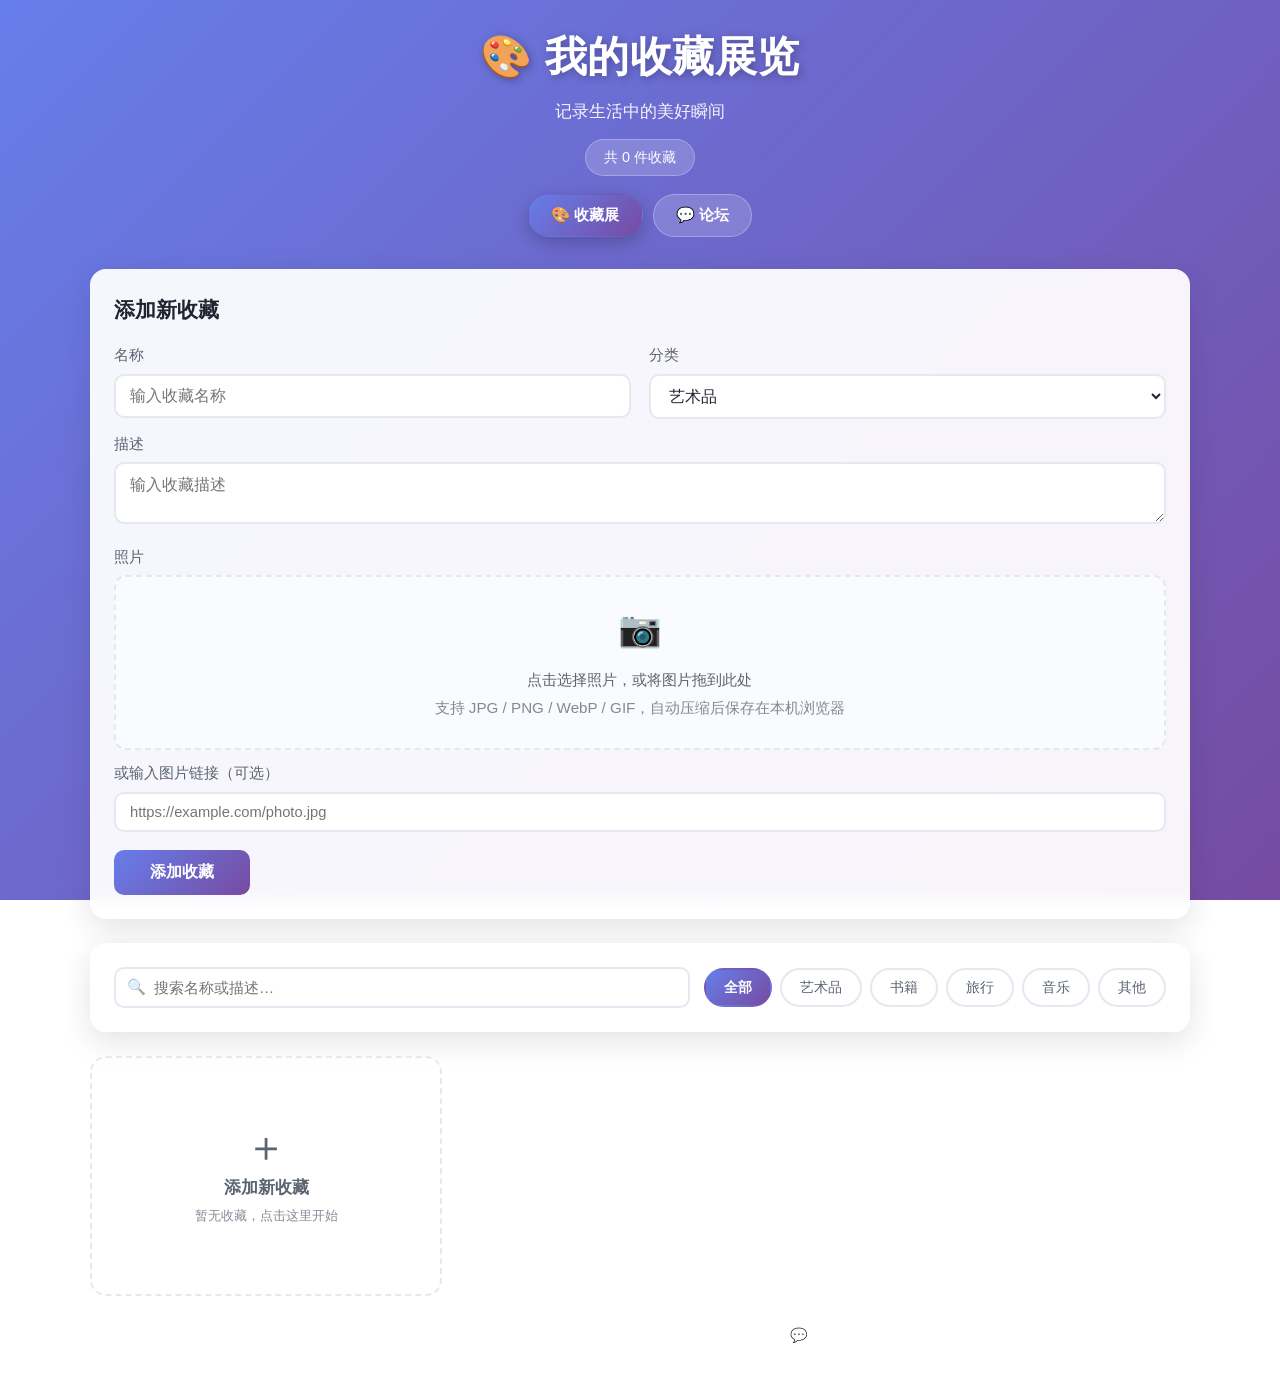
<file: index.html>
<!DOCTYPE html>
<html lang="zh-CN">
<head>
    <meta charset="UTF-8">
    <meta name="viewport" content="width=device-width, initial-scale=1.0">
    <meta name="description" content="我的收藏展览 - 记录生活中的美好瞬间">
    <meta name="theme-color" content="#667eea">
    <link rel="icon" href="data:image/svg+xml,<svg xmlns='http://www.w3.org/2000/svg' viewBox='0 0 100 100'><text y='.9em' font-size='90'>🎨</text></svg>">
    <title>我的收藏展览</title>
    <link rel="stylesheet" href="style.css">
</head>
<body>
    <header>
        <h1>🎨 我的收藏展览</h1>
        <p>记录生活中的美好瞬间</p>
        <div class="header-stats" id="statCount">共 0 件收藏</div>
        <nav class="site-nav" aria-label="主导航">
            <a href="index.html" class="nav-link active">🎨 收藏展</a>
            <a href="forum.html" class="nav-link">💬 论坛</a>
        </nav>
    </header>

    <main>
        <section class="panel add-section" aria-labelledby="formTitle">
            <div class="panel-head">
                <h2 id="formTitle">添加新收藏</h2>
                <button type="button" class="btn-cancel-edit" id="cancelEdit" hidden>取消编辑</button>
            </div>
            <form id="addForm">
                <div class="form-grid">
                    <div class="form-group">
                        <label for="name">名称</label>
                        <input type="text" id="name" placeholder="输入收藏名称" required maxlength="60">
                    </div>
                    <div class="form-group">
                        <label for="category">分类</label>
                        <select id="category">
                            <option value="art">艺术品</option>
                            <option value="book">书籍</option>
                            <option value="travel">旅行</option>
                            <option value="music">音乐</option>
                            <option value="other">其他</option>
                        </select>
                    </div>
                    <div class="form-group form-group-full">
                        <label for="description">描述</label>
                        <textarea id="description" placeholder="输入收藏描述" rows="2" maxlength="300"></textarea>
                    </div>

                    <div class="form-group form-group-full">
                        <label>照片</label>
                        <div class="upload-zone" id="uploadZone" role="button" tabindex="0" aria-label="上传照片">
                            <input type="file" id="imageFile" accept="image/*" hidden>
                            <div class="upload-placeholder" id="uploadPlaceholder">
                                <span class="upload-icon">📷</span>
                                <p>点击选择照片，或将图片拖到此处</p>
                                <p class="upload-hint">支持 JPG / PNG / WebP / GIF，自动压缩后保存在本机浏览器</p>
                            </div>
                            <img id="imagePreview" class="upload-preview" hidden alt="照片预览">
                            <button type="button" class="btn-remove-image" id="removeImage" hidden>✕ 移除照片</button>
                        </div>
                        <div class="url-fallback">
                            <label for="imageUrl" class="url-label">或输入图片链接（可选）</label>
                            <input type="url" id="imageUrl" placeholder="https://example.com/photo.jpg">
                        </div>
                    </div>
                </div>
                <button type="submit" id="submitBtn">添加收藏</button>
            </form>
        </section>

        <section class="panel filter-section" aria-label="筛选与搜索">
            <div class="filter-row">
                <div class="search-box">
                    <span class="search-icon" aria-hidden="true">🔍</span>
                    <input type="search" id="searchInput" placeholder="搜索名称或描述…" autocomplete="off">
                </div>
                <div class="filter-buttons" role="tablist" aria-label="分类筛选">
                    <button class="filter-btn active" data-category="all" role="tab" aria-selected="true">全部</button>
                    <button class="filter-btn" data-category="art" role="tab" aria-selected="false">艺术品</button>
                    <button class="filter-btn" data-category="book" role="tab" aria-selected="false">书籍</button>
                    <button class="filter-btn" data-category="travel" role="tab" aria-selected="false">旅行</button>
                    <button class="filter-btn" data-category="music" role="tab" aria-selected="false">音乐</button>
                    <button class="filter-btn" data-category="other" role="tab" aria-selected="false">其他</button>
                </div>
            </div>
        </section>

        <div class="collection-grid" id="collectionGrid" aria-live="polite"></div>
    </main>

    <footer>
        <p>© 2024 我的收藏展览 | 收藏数据保存在浏览器 localStorage · <a class="footer-link" href="forum.html">💬 前往论坛</a></p>
    </footer>

    <!-- Custom delete-confirm dialog (works even where window.confirm is blocked) -->
    <div class="modal-overlay" id="deleteModal" hidden>
        <div class="modal-dialog" role="dialog" aria-modal="true" aria-labelledby="deleteModalTitle">
            <div class="modal-icon">🗑️</div>
            <h3 id="deleteModalTitle">确定要删除这个收藏吗？</h3>
            <p class="modal-text">删除后无法恢复</p>
            <div class="modal-actions">
                <button type="button" class="btn-modal-cancel" id="modalCancel">取消</button>
                <button type="button" class="btn-modal-confirm" id="modalConfirm">删除</button>
            </div>
        </div>
    </div>

    <script src="script.js" defer></script>
</body>
</html>
</file>
<file: style.css>
:root {
    --primary: #667eea;
    --primary-dark: #5a67d8;
    --accent: #764ba2;
    --bg-start: #667eea;
    --bg-end: #764ba2;
    --text: #1f2430;
    --text-soft: #5b6472;
    --card-bg: rgba(255, 255, 255, 0.94);
    --border: #e4e8f0;
    --radius: 16px;
    --shadow: 0 10px 30px rgba(31, 36, 48, 0.12);
    --shadow-hover: 0 18px 44px rgba(31, 36, 48, 0.2);
    --danger: #ff6b6b;
    --danger-dark: #e05252;
}

* {
    margin: 0;
    padding: 0;
    box-sizing: border-box;
}

/* The hidden attribute must always win over author display rules
   (e.g. .collection-grid { display: grid }) so hiding really hides. */
[hidden] {
    display: none !important;
}

html {
    color-scheme: light;
}

body {
    font-family: "Segoe UI", "PingFang SC", "Microsoft YaHei", Tahoma, Geneva, Verdana, sans-serif;
    background: linear-gradient(135deg, var(--bg-start) 0%, var(--bg-end) 100%);
    background-attachment: fixed;
    min-height: 100vh;
    padding: 24px 16px 40px;
    color: var(--text);
    line-height: 1.6;
}

header {
    text-align: center;
    color: white;
    margin-bottom: 32px;
}

header h1 {
    font-size: clamp(1.8rem, 4vw, 2.6rem);
    margin-bottom: 8px;
    text-shadow: 2px 2px 8px rgba(0, 0, 0, 0.28);
    letter-spacing: 0.5px;
}

header p {
    font-size: 1.05rem;
    opacity: 0.92;
}

.header-stats {
    display: inline-block;
    margin-top: 14px;
    padding: 6px 18px;
    border-radius: 999px;
    background: rgba(255, 255, 255, 0.18);
    backdrop-filter: blur(6px);
    -webkit-backdrop-filter: blur(6px);
    font-size: 0.9rem;
    font-weight: 500;
    border: 1px solid rgba(255, 255, 255, 0.25);
}

main {
    max-width: 1100px;
    margin: 0 auto;
}

.panel {
    background: var(--card-bg);
    border-radius: var(--radius);
    padding: 24px;
    margin-bottom: 24px;
    box-shadow: var(--shadow);
    backdrop-filter: blur(8px);
    -webkit-backdrop-filter: blur(8px);
}

.panel-head {
    display: flex;
    align-items: center;
    justify-content: space-between;
    margin-bottom: 18px;
    gap: 12px;
}

.panel-head h2 {
    font-size: 1.3rem;
    color: var(--text);
}

.btn-cancel-edit {
    padding: 6px 14px;
    border: 1px solid var(--border);
    border-radius: 8px;
    background: #f5f7fb;
    color: var(--text-soft);
    font-size: 0.85rem;
    cursor: pointer;
    transition: all 0.2s;
}

.btn-cancel-edit:hover {
    background: #eaeef6;
    color: var(--text);
}

.form-grid {
    display: grid;
    grid-template-columns: 1fr 1fr;
    gap: 14px 18px;
}

.form-group-full {
    grid-column: 1 / -1;
}

.form-group label {
    display: block;
    margin-bottom: 6px;
    color: var(--text-soft);
    font-weight: 500;
    font-size: 0.92rem;
}

.form-group input,
.form-group textarea,
.form-group select {
    width: 100%;
    padding: 11px 14px;
    border: 2px solid var(--border);
    border-radius: 10px;
    font-size: 0.98rem;
    font-family: inherit;
    color: var(--text);
    background: #fff;
    transition: border-color 0.2s, box-shadow 0.2s;
}

.form-group input:focus,
.form-group textarea:focus,
.form-group select:focus {
    outline: none;
    border-color: var(--primary);
    box-shadow: 0 0 0 3px rgba(102, 126, 234, 0.18);
}

#addForm > button[type="submit"] {
    margin-top: 18px;
    background: linear-gradient(135deg, var(--primary) 0%, var(--accent) 100%);
    color: white;
    border: none;
    padding: 12px 36px;
    border-radius: 10px;
    font-size: 1rem;
    font-weight: 600;
    cursor: pointer;
    transition: transform 0.18s, box-shadow 0.18s, filter 0.18s;
}

#addForm > button[type="submit"]:hover {
    transform: translateY(-2px);
    box-shadow: 0 8px 24px rgba(102, 126, 234, 0.45);
    filter: brightness(1.05);
}

#addForm > button[type="submit"]:active {
    transform: translateY(0);
}

/* ---- Photo upload ---- */
.upload-zone {
    position: relative;
    border: 2px dashed var(--border);
    border-radius: 12px;
    background: #fafbfe;
    min-height: 150px;
    display: flex;
    align-items: center;
    justify-content: center;
    cursor: pointer;
    transition: border-color 0.2s, background 0.2s;
    overflow: hidden;
}

.upload-zone:hover,
.upload-zone:focus-visible {
    border-color: var(--primary);
    background: #f3f5fd;
}

.upload-zone.dragover {
    border-color: var(--primary);
    background: #edf0fd;
}

.upload-placeholder {
    text-align: center;
    color: var(--text-soft);
    padding: 24px;
    pointer-events: none;
}

.upload-icon {
    display: block;
    font-size: 2.2rem;
    margin-bottom: 10px;
}

.upload-placeholder p {
    font-size: 0.95rem;
    margin-bottom: 4px;
}

.upload-hint {
    font-size: 0.8rem;
    opacity: 0.75;
}

.upload-preview {
    display: block;
    max-width: 100%;
    max-height: 260px;
    object-fit: contain;
}

.btn-remove-image {
    position: absolute;
    top: 10px;
    right: 10px;
    padding: 5px 12px;
    border: none;
    border-radius: 999px;
    background: rgba(31, 36, 48, 0.72);
    color: white;
    font-size: 0.82rem;
    cursor: pointer;
    transition: background 0.2s;
}

.btn-remove-image:hover {
    background: var(--danger);
}

.url-fallback {
    margin-top: 12px;
}

.url-label {
    display: block;
    margin-bottom: 6px;
    color: var(--text-soft);
    font-weight: 500;
    font-size: 0.88rem;
}

.url-fallback input {
    width: 100%;
    padding: 10px 14px;
    border: 2px solid var(--border);
    border-radius: 10px;
    font-size: 0.92rem;
    font-family: inherit;
    color: var(--text);
    transition: border-color 0.2s, box-shadow 0.2s;
}

.url-fallback input:focus {
    outline: none;
    border-color: var(--primary);
    box-shadow: 0 0 0 3px rgba(102, 126, 234, 0.18);
}

/* ---- Filter & search ---- */
.filter-row {
    display: flex;
    flex-wrap: wrap;
    align-items: center;
    gap: 14px;
}

.search-box {
    position: relative;
    flex: 1 1 240px;
    min-width: 200px;
}

.search-icon {
    position: absolute;
    left: 13px;
    top: 50%;
    transform: translateY(-50%);
    font-size: 0.95rem;
    opacity: 0.55;
    pointer-events: none;
}

.search-box input {
    width: 100%;
    padding: 10px 14px 10px 38px;
    border: 2px solid var(--border);
    border-radius: 10px;
    font-size: 0.95rem;
    font-family: inherit;
    transition: border-color 0.2s, box-shadow 0.2s;
}

.search-box input:focus {
    outline: none;
    border-color: var(--primary);
    box-shadow: 0 0 0 3px rgba(102, 126, 234, 0.18);
}

.filter-buttons {
    display: flex;
    flex-wrap: wrap;
    gap: 8px;
}

.filter-btn {
    padding: 8px 18px;
    border: 2px solid var(--border);
    border-radius: 999px;
    background: #fff;
    color: var(--text-soft);
    cursor: pointer;
    transition: all 0.22s;
    font-size: 0.88rem;
    font-family: inherit;
}

.filter-btn:hover {
    border-color: var(--primary);
    color: var(--primary);
}

.filter-btn.active {
    background: linear-gradient(135deg, var(--primary) 0%, var(--accent) 100%);
    border-color: transparent;
    color: white;
    font-weight: 600;
}

/* ---- Collection grid & cards ---- */
.collection-grid {
    display: grid;
    grid-template-columns: repeat(auto-fill, minmax(270px, 1fr));
    gap: 22px;
    margin-bottom: 28px;
}

/* ---- Placeholder card (always first grid slot) ---- */
.placeholder-card {
    display: flex;
    flex-direction: column;
    align-items: center;
    justify-content: center;
    gap: 8px;
    min-height: 240px;
    padding: 24px;
    border: 2px dashed var(--border);
    border-radius: var(--radius);
    background: rgba(255, 255, 255, 0.45);
    color: var(--text-soft);
    cursor: pointer;
    font-family: inherit;
    transition: border-color 0.2s, background 0.2s, transform 0.2s;
    animation: cardIn 0.35s ease both;
}

.placeholder-card:hover {
    border-color: var(--primary);
    background: rgba(255, 255, 255, 0.72);
    color: var(--primary);
    transform: translateY(-4px);
}

.placeholder-icon {
    font-size: 2.6rem;
    line-height: 1;
    font-weight: 300;
}

.placeholder-title {
    font-size: 1.05rem;
    font-weight: 600;
}

.placeholder-sub {
    font-size: 0.82rem;
    opacity: 0.75;
}

.collection-card {
    background: var(--card-bg);
    border-radius: var(--radius);
    overflow: hidden;
    box-shadow: var(--shadow);
    transition: transform 0.25s, box-shadow 0.25s;
    display: flex;
    flex-direction: column;
    animation: cardIn 0.35s ease both;
}

@keyframes cardIn {
    from {
        opacity: 0;
        transform: translateY(10px);
    }
    to {
        opacity: 1;
        transform: translateY(0);
    }
}

.collection-card:hover {
    transform: translateY(-6px);
    box-shadow: var(--shadow-hover);
}

.card-image {
    width: 100%;
    aspect-ratio: 16 / 10;
    background: linear-gradient(135deg, #eef1f8 0%, #d8ddf0 100%);
    display: flex;
    align-items: center;
    justify-content: center;
    font-size: 3rem;
    overflow: hidden;
}

.card-image img {
    width: 100%;
    height: 100%;
    object-fit: cover;
    display: block;
}

.card-image .img-fallback {
    font-size: 3rem;
}

.card-content {
    padding: 18px 20px 20px;
    display: flex;
    flex-direction: column;
    flex: 1;
}

.card-meta {
    display: flex;
    align-items: center;
    justify-content: space-between;
    margin-bottom: 10px;
}

.card-category {
    display: inline-block;
    padding: 3px 12px;
    border-radius: 999px;
    font-size: 0.78rem;
    font-weight: 600;
    background: #eef1fb;
    color: var(--primary-dark);
}

.card-category.cat-book { background: #e8f6ef; color: #1f9d63; }
.card-category.cat-travel { background: #e8f1fd; color: #2f7de1; }
.card-category.cat-music { background: #fdeef4; color: #d4558e; }
.card-category.cat-other { background: #f3f0ec; color: #8a7a5c; }

.card-date {
    font-size: 0.75rem;
    color: var(--text-soft);
    opacity: 0.8;
}

.card-title {
    font-size: 1.18rem;
    color: var(--text);
    margin-bottom: 8px;
    word-break: break-word;
}

.card-description {
    color: var(--text-soft);
    font-size: 0.9rem;
    line-height: 1.55;
    margin-bottom: 16px;
    flex: 1;
    word-break: break-word;
    display: -webkit-box;
    -webkit-line-clamp: 3;
    -webkit-box-orient: vertical;
    overflow: hidden;
}

.card-actions {
    display: flex;
    gap: 10px;
}

.btn-edit,
.btn-delete {
    flex: 1;
    padding: 9px 10px;
    border: none;
    border-radius: 9px;
    cursor: pointer;
    font-size: 0.88rem;
    font-family: inherit;
    font-weight: 500;
    transition: background 0.2s, transform 0.15s;
}

.btn-edit {
    background: #eef1fb;
    color: var(--primary-dark);
}

.btn-edit:hover {
    background: #dfe5fa;
    transform: translateY(-1px);
}

.btn-delete {
    background: var(--danger);
    color: white;
}

.btn-delete:hover {
    background: var(--danger-dark);
    transform: translateY(-1px);
}

/* ---- Empty state ---- */
.empty-state {
    background: var(--card-bg);
    border-radius: var(--radius);
    padding: 64px 20px;
    text-align: center;
    box-shadow: var(--shadow);
}

.empty-icon {
    font-size: 4rem;
    margin-bottom: 18px;
}

.empty-state h3 {
    color: var(--text);
    margin-bottom: 8px;
    font-size: 1.4rem;
}

.empty-state p {
    color: var(--text-soft);
    font-size: 0.98rem;
}

footer {
    text-align: center;
    color: white;
    margin-top: 24px;
    opacity: 0.85;
    font-size: 0.88rem;
}

/* ---- Focus visibility ---- */
button:focus-visible,
input:focus-visible,
select:focus-visible,
textarea:focus-visible {
    outline: 3px solid rgba(255, 255, 255, 0.6);
    outline-offset: 2px;
}

/* ---- Responsive ---- */
@media (max-width: 640px) {
    body {
        padding: 16px 12px 32px;
    }

    .form-grid {
        grid-template-columns: 1fr;
    }

    .collection-grid {
        grid-template-columns: 1fr;
        gap: 18px;
    }

    .filter-row {
        flex-direction: column;
        align-items: stretch;
    }
}

/* ---- Reduced motion ---- */
@media (prefers-reduced-motion: reduce) {
    *,
    *::before,
    *::after {
        animation-duration: 0.01ms !important;
        transition-duration: 0.01ms !important;
    }
}

/* ---- Custom delete-confirm modal ---- */
.modal-overlay {
    position: fixed;
    inset: 0;
    background: rgba(15, 18, 30, 0.55);
    display: flex;
    align-items: center;
    justify-content: center;
    z-index: 1000;
    padding: 20px;
    animation: fadeIn 0.18s ease;
}

.modal-overlay[hidden] {
    display: none;
}

.modal-dialog {
    background: #fff;
    border-radius: 16px;
    padding: 28px 26px 24px;
    max-width: 340px;
    width: 100%;
    text-align: center;
    box-shadow: 0 24px 60px rgba(0, 0, 0, 0.32);
    animation: modalIn 0.2s ease;
}

.modal-icon {
    font-size: 2.4rem;
    margin-bottom: 10px;
}

.modal-dialog h3 {
    font-size: 1.15rem;
    margin-bottom: 6px;
    color: var(--text);
}

.modal-text {
    color: var(--text-soft);
    font-size: 0.9rem;
    margin-bottom: 22px;
}

.modal-actions {
    display: flex;
    gap: 10px;
}

.btn-modal-cancel,
.btn-modal-confirm {
    flex: 1;
    padding: 11px 10px;
    border: none;
    border-radius: 9px;
    font-size: 0.92rem;
    font-family: inherit;
    font-weight: 600;
    cursor: pointer;
    transition: background 0.2s, transform 0.15s;
}

.btn-modal-cancel {
    background: #eef1f6;
    color: var(--text-soft);
}

.btn-modal-cancel:hover {
    background: #e2e6ee;
}

.btn-modal-confirm {
    background: var(--danger);
    color: #fff;
}

.btn-modal-confirm:hover {
    background: var(--danger-dark);
    transform: translateY(-1px);
}

@keyframes fadeIn {
    from { opacity: 0; }
    to { opacity: 1; }
}

@keyframes modalIn {
    from {
        opacity: 0;
        transform: scale(0.94) translateY(8px);
    }
    to {
        opacity: 1;
        transform: none;
    }
}
/* ============================================================
   站点导航（收藏展 / 论坛 共用）
   ============================================================ */
.site-nav {
    display: flex;
    justify-content: center;
    gap: 10px;
    margin-top: 18px;
    flex-wrap: wrap;
}

.nav-link {
    display: inline-block;
    padding: 8px 22px;
    border-radius: 999px;
    background: rgba(255, 255, 255, 0.16);
    border: 1px solid rgba(255, 255, 255, 0.28);
    color: white;
    text-decoration: none;
    font-size: 0.95rem;
    font-weight: 600;
    backdrop-filter: blur(6px);
    -webkit-backdrop-filter: blur(6px);
    transition: background 0.2s, transform 0.18s;
}

.nav-link:hover {
    background: rgba(255, 255, 255, 0.3);
    transform: translateY(-2px);
}

.nav-link.active {
    background: linear-gradient(135deg, var(--primary) 0%, var(--accent) 100%);
    border-color: transparent;
    box-shadow: 0 6px 18px rgba(0, 0, 0, 0.22);
}

.footer-link {
    color: inherit;
    text-decoration: underline;
    opacity: 0.95;
}

.footer-link:hover {
    opacity: 1;
    text-decoration: none;
}
</file>
